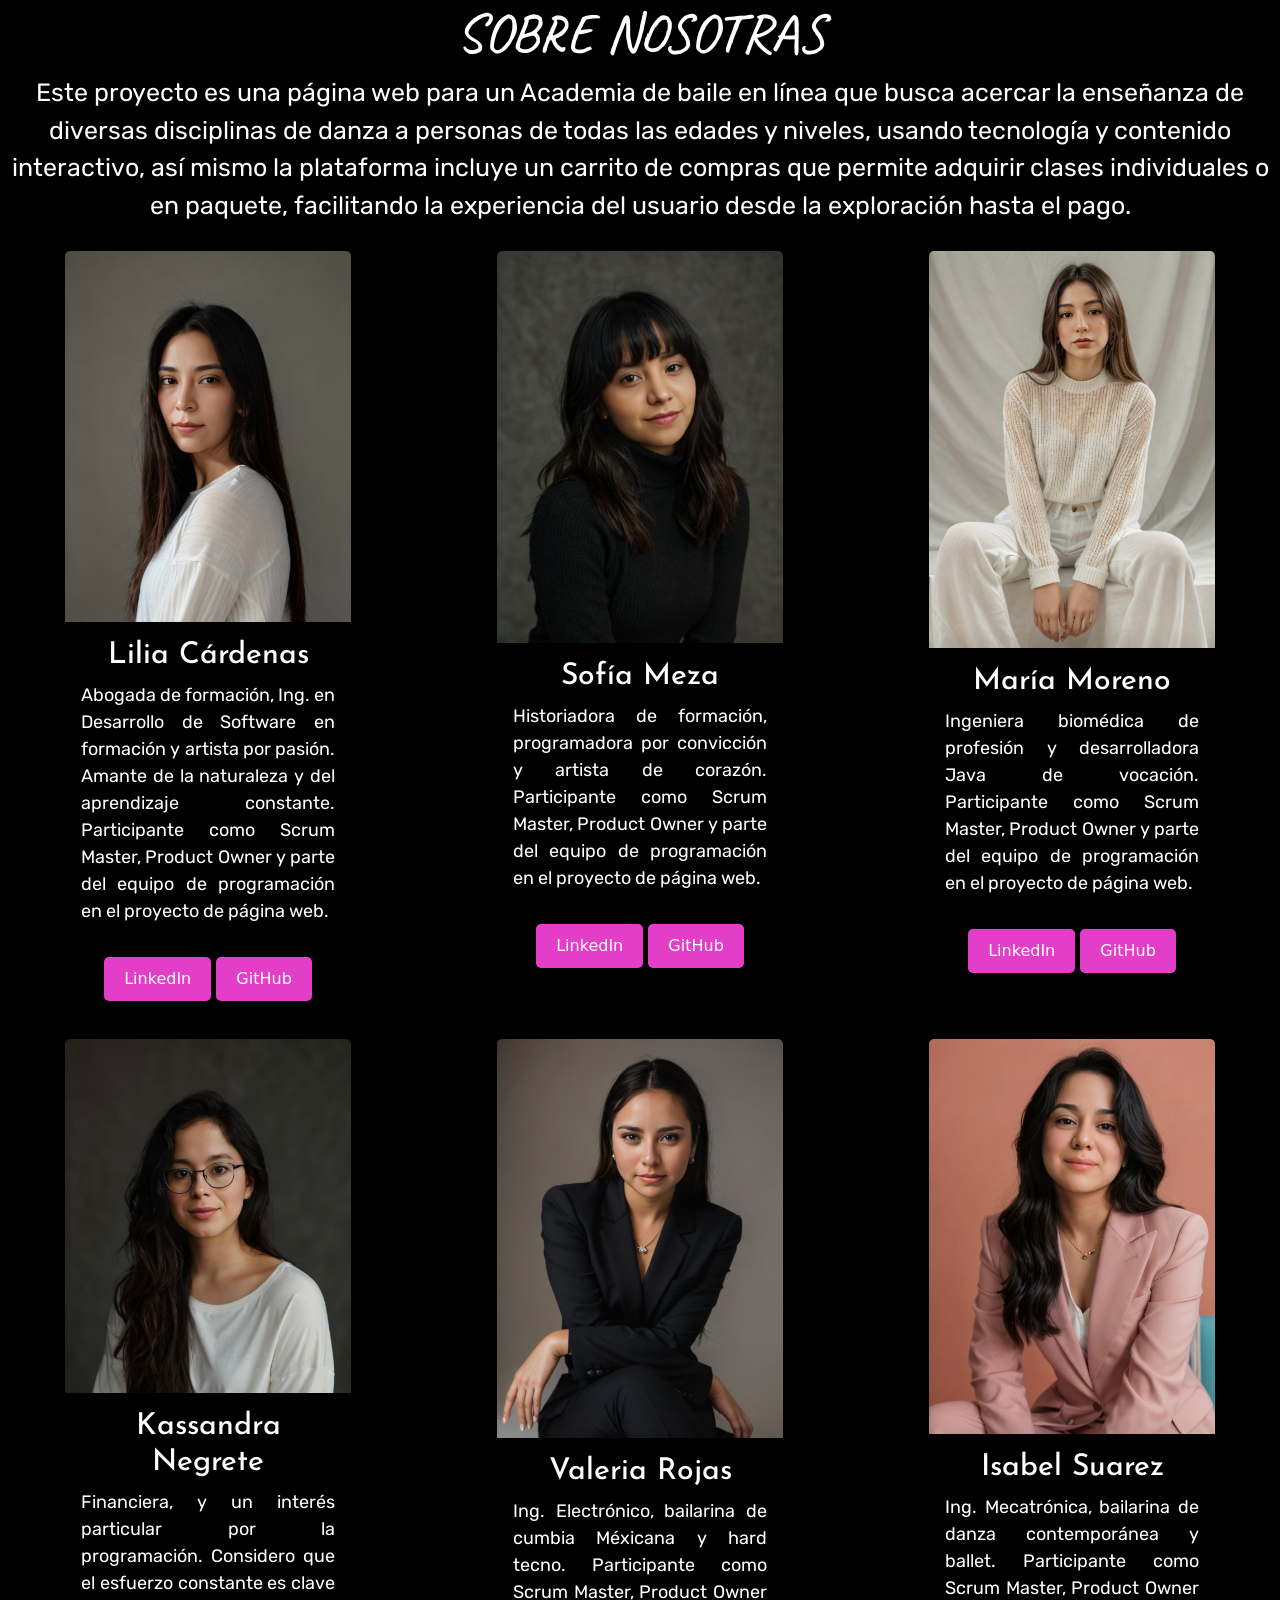
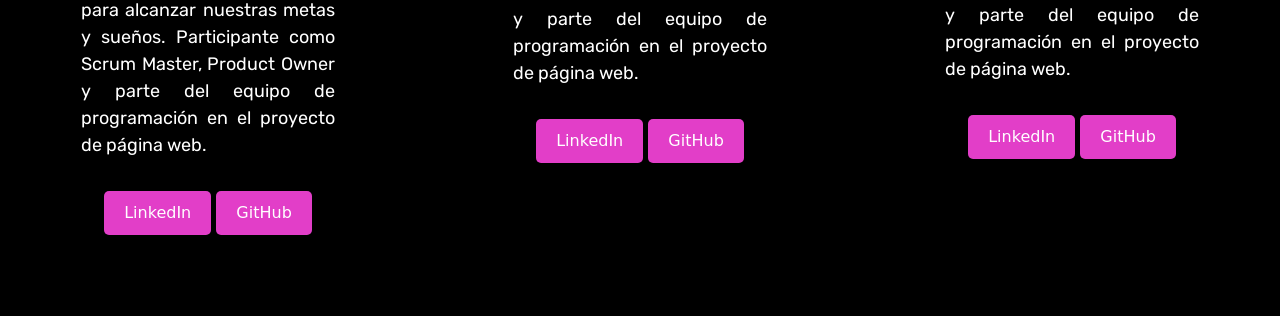
<file: index.html>
<!DOCTYPE html>
<html lang="en">

<head>
  <meta charset="UTF-8">
  <meta name="viewport" content="width=device-width, initial-scale=1.0">
  <title>Nosotros</title>
  <link href="https://cdn.jsdelivr.net/npm/bootstrap@5.3.7/dist/css/bootstrap.min.css" rel="stylesheet"
    integrity="sha384-LN+7fdVzj6u52u30Kp6M/trliBMCMKTyK833zpbD+pXdCLuTusPj697FH4R/5mcr" crossorigin="anonymous">
  <link rel="stylesheet" href="./styles.css">
  <link rel="preconnect" href="https://fonts.googleapis.com">
  <link rel="preconnect" href="https://fonts.googleapis.com">
  <link rel="preconnect" href="https://fonts.gstatic.com" crossorigin>
  <link href="https://fonts.googleapis.com/css2?family=Caveat:wght@400..700&display=swap" rel="stylesheet">
  <link rel="preconnect" href="https://fonts.gstatic.com" crossorigin>

  <link rel="preconnect" href="https://fonts.googleapis.com">
  <link rel="preconnect" href="https://fonts.gstatic.com" crossorigin>
  <link href="https://fonts.googleapis.com/css2?family=Rubik:ital,wght@0,300..900;1,300..900&display=swap"
    rel="stylesheet">

  <link rel="preconnect" href="https://fonts.googleapis.com">
  <link rel="preconnect" href="https://fonts.gstatic.com" crossorigin>
  <link href="https://fonts.googleapis.com/css2?family=Josefin+Sans:ital,wght@0,100..700;1,100..700&display=swap"
    rel="stylesheet">


</head>

<body>

  <div>
    <h1 class="titulo">SOBRE NOSOTRAS</h1>
  </div>
  <div>
    <p class="textoCuerpo"> Este proyecto es una página web para un Academia de baile en línea que busca acercar la
      enseñanza de diversas disciplinas de danza a personas de todas las edades y niveles, usando tecnología y contenido
      interactivo, así mismo la plataforma incluye un carrito de compras que permite adquirir clases individuales o en
      paquete, facilitando la experiencia del usuario desde la exploración hasta el pago.</p>
  </div>

  <div class="" style="margin-bottom: 70px;">
    <div class="row row-cols-1 row-cols-md-2 row-cols-lg-3 g-3">
      <div class="col">
        <div class="card mx-auto" style="width: 18rem; margin:auto">
          <img src="./img/lilia.jpg" class="card-img-top" alt="...">
          <div class="card-body">
            <h5 class="cardTitle">Lilia Cárdenas</h5>
            <p class="cardText">Abogada de formación, Ing. en Desarrollo de Software en formación y artista por pasión.
              Amante de la naturaleza y del aprendizaje constante.
              Participante como Scrum Master, Product Owner y parte del equipo de programación en el proyecto de página
              web.</p>
          </div>
        <div>

            <a href="https://www.linkedin.com/in/lilia-c%C3%A1rdenas-049604313?trk=contact-info" target="_blank"><button
                type="button" class="btn">LinkedIn</button></a>
            <a href="https://github.com/liliacar" target="_blank"><button type="button" class="btn">GitHub</button></a>

          </div>
        </div>
      </div>

      <div class="col">
        <div class="card mx-auto" style="width: 18rem; margin:auto">
          <img src="./img/sofia.jpg" class="card-img-top" alt="...">
          <div class="card-body">
            <h5 class="cardTitle">Sofía Meza</h5>
            <p class="cardText">Historiadora de formación, programadora por convicción y artista de corazón.
              Participante como Scrum Master, Product Owner y parte del equipo de programación en el proyecto de página
              web.</p>
          </div>
          <div>
            <a href="https://www.linkedin.com/in/sof%C3%ADa-meza-espinosa-33200b213/" target="_blank"><button
                type="button" class="btn">LinkedIn</button></a>
            <a href="https://github.com/alcachofa96" target="_blank"><button type="button" class="btn">GitHub</button></a>
          </div>
        </div>
      </div>

      <div class="col">
        <div class="card mx-auto" style="width: 18rem; margin:auto">
          <img src="./img/maria.jpg" class="card-img-top" alt="...">
          <div class="card-body">
            <h5 class="cardTitle">María Moreno</h5>
            <p class="cardText">Ingeniera biomédica de profesión y desarrolladora Java de vocación.
              Participante como Scrum Master, Product Owner y parte del equipo de programación en el proyecto de página
              web.</p>
          </div>
          <div>
            <a href="https://www.linkedin.com/in/mariamorenoarm/" target="_blank"><button
                type="button" class="btn">LinkedIn</button></a>
            <a href="https://github.com/mariamorenoarm" target="_blank"><button type="button" class="btn">GitHub</button></a>
          </div>
        </div>
      </div>

      <div class="col">
        <div class="card mx-auto" style="width: 18rem; margin:auto">
          <img src="./img/kassandra.jpg" class="card-img-top" alt="...">
          <div class="card-body">
            <h5 class="cardTitle">Kassandra Negrete</h5>
            <p class="cardText">Financiera, y un interés particular por la programación. Considero que el esfuerzo
              constante es clave para alcanzar nuestras metas y sueños.
              Participante como Scrum Master, Product Owner y parte del equipo de programación en el proyecto de página
              web.</p>
          </div>
          <div>
            <a href="https://www.linkedin.com/in/kassandra-negrete/" target="_blank"><button
                type="button" class="btn">LinkedIn</button></a>
            <a href="https://github.com/kass-98" target="_blank"><button type="button" class="btn">GitHub</button></a>
          </div>
        </div>
      </div>

      <div class="col">
        <div class="card mx-auto" style="width: 18rem; margin:auto">
          <img src="./img/valeria.jpg" class="card-img-top" alt="...">
          <div class="card-body">
            <h5 class="cardTitle">Valeria Rojas</h5>
            <p class="cardText">Ing. Electrónico, bailarina de cumbia Méxicana y hard tecno.
              Participante como Scrum Master, Product Owner y parte del equipo de programación en el proyecto de página
              web.</p>
          </div>
          <div>
            <a href="https://www.linkedin.com/in/valeria-rojas-acatitla-288832358?utm_source=share&utm_campaign=share_via&utm_content=profile&utm_medium=ios_app" target="_blank"><button
                type="button" class="btn">LinkedIn</button></a>
            <a href="https://github.com/valeriaR632" target="_blank"><button type="button" class="btn">GitHub</button></a>
          </div>
        </div>
      </div>

      <div class="col">
        <div class="card mx-auto" style="width: 18rem; margin:auto">
          <img src="./img/isabel.jpg" class="card-img-top" alt="...">
          <div class="card-body">
            <h5 class="cardTitle">Isabel Suarez</h5>
            <p class="cardText">Ing. Mecatrónica, bailarina de danza contemporánea y ballet.
              Participante como Scrum Master, Product Owner y parte del equipo de programación en el proyecto de página
              web.</p>
          </div>
          <div>
            <a href="https://www.linkedin.com/in/itsisabelsuarez/" target="_blank"><button
                type="button" class="btn">LinkedIn</button></a>
            <a href="https://github.com/itsisabelsuarez" target="_blank"><button type="button" class="btn">GitHub</button></a>
          </div>
        </div>
      </div>
    </div>
  </div>

  <script src="https://cdn.jsdelivr.net/npm/bootstrap@5.3.7/dist/js/bootstrap.bundle.min.js"
    integrity="sha384-ndDqU0Gzau9qJ1lfW4pNLlhNTkCfHzAVBReH9diLvGRem5+R9g2FzA8ZGN954O5Q"
    crossorigin="anonymous"></script>
</body>

</html>
</file>
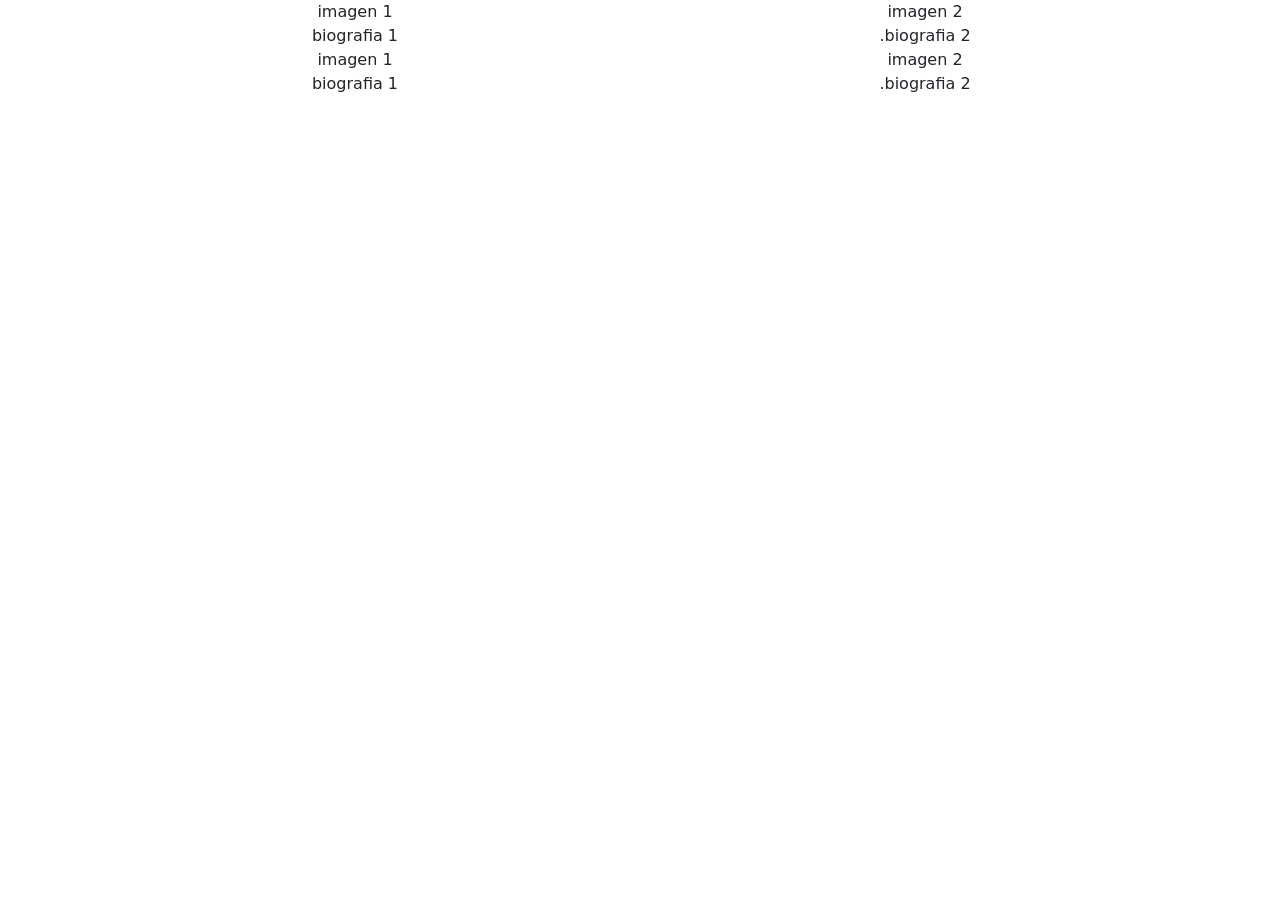
<file: nosotros.html>
<!DOCTYPE html>
<html lang="en">
<head>
    <meta charset="UTF-8">
    <meta name="viewport" content="width=device-width, initial-scale=1.0">
    <title>Document</title>
    <link href="https://cdn.jsdelivr.net/npm/bootstrap@5.3.7/dist/css/bootstrap.min.css" rel="stylesheet" integrity="sha384-LN+7fdVzj6u52u30Kp6M/trliBMCMKTyK833zpbD+pXdCLuTusPj697FH4R/5mcr" crossorigin="anonymous">
</head>
<body>
    <div class="container text-center">
  <div class="row">
    <div class="col-sm-5 col-md-6" >imagen 1</div>
    <div class="col-sm-5 offset-sm-2 col-md-6 offset-md-0">imagen 2</div>
  </div>
  <div class="row">
    <div class="col-sm-6 col-md-5 col-lg-6">biografia 1 </div>
    <div class="col-sm-6 col-md-5 offset-md-2 col-lg-6 offset-lg-0">.biografia 2</div>
  </div>
</div>

 <div class="container text-center">
  <div class="row">
    <div class="col-sm-5 col-md-6" >imagen 1</div>
    <div class="col-sm-5 offset-sm-2 col-md-6 offset-md-0">imagen 2</div>
  </div>
  <div class="row">
    <div class="col-sm-6 col-md-5 col-lg-6">biografia 1 </div>
    <div class="col-sm-6 col-md-5 offset-md-2 col-lg-6 offset-lg-0">.biografia 2</div>
  </div>
</div>

    <script src="https://cdn.jsdelivr.net/npm/bootstrap@5.3.7/dist/js/bootstrap.bundle.min.js" integrity="sha384-ndDqU0Gzau9qJ1lfW4pNLlhNTkCfHzAVBReH9diLvGRem5+R9g2FzA8ZGN954O5Q" crossorigin="anonymous"></script>
</body>
</html>
</file>
<file: styles.css>
body{
    background-color: black;
}

h1.titulo{
    font-family: "Caveat", cursive;
    color: rgb(255, 255, 255);
    font-size: 55px;
    text-align: center;
}

.textoCuerpo{
    font-family: "Rubik", sans-serif;
    font-size: 25px;
    color: rgb(255, 255, 255);
    text-align: center;
}

h5.cardTitle{
    font-family: "Josefin Sans", sans-serif;
    text-align: center;
    font-size: 30px;
}

p.cardText{
    font-family: "Rubik", sans-serif;
    text-align: justify;
    font-size: 18px;
}

.card{
    background-color: #B0B2B7;
}

.btn {
    padding: 10px 20px;
    background-color: #E23EC8;
    color: white;
    border: none;
    border-radius: 5px;
    cursor: pointer;
}
.btn:hover {
    background-color: #F5B668;
}
.btn:active {
    background-color: #E23EC8;
}

/* ----CONTACTO----- */
.card{
    background-color: black;
    color: white;
    padding-top: 10px;
    padding-bottom: 10px;
    text-align: center;
}

.form-label{
    color: white;
    font-family: "Josefin Sans", sans-serif;
    margin-top: 20px;
}

#contactoForm{
    padding: 80px;
}
#logoM{
    padding-bottom:10px ;
    
}
</file>
